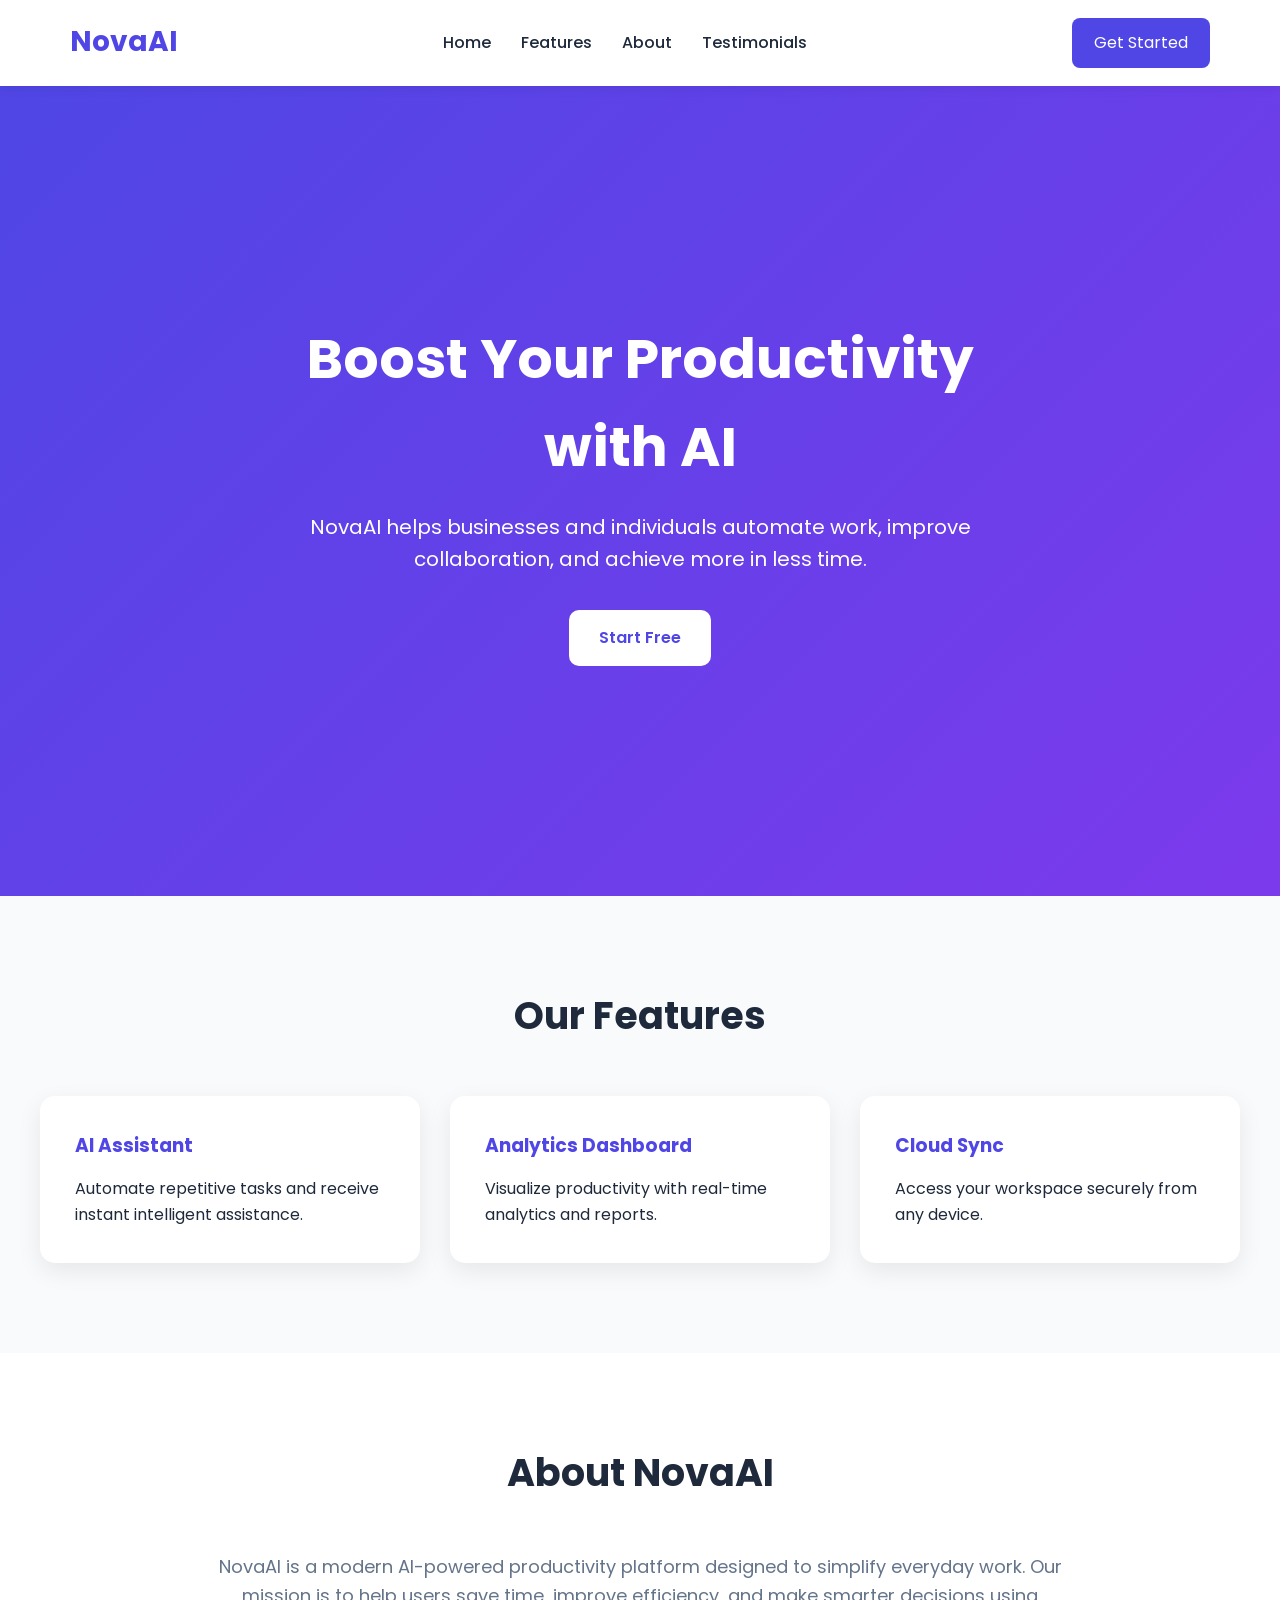
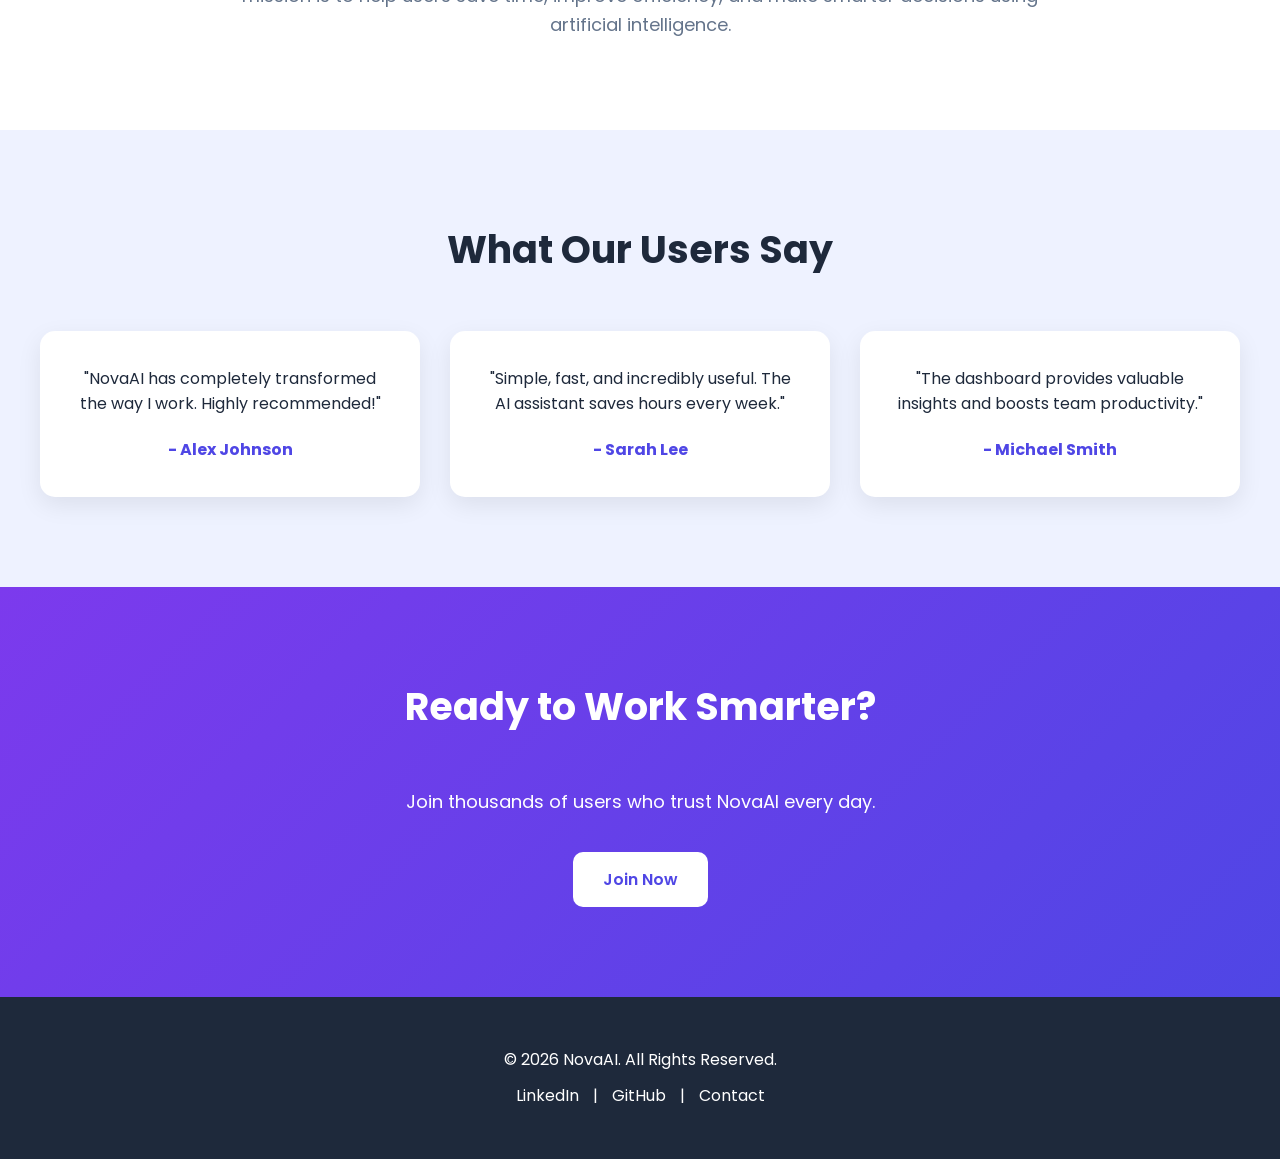
<file: WebDev-L1-LandingPage/index.html>
<!DOCTYPE html>
<html lang="en">
<head>
    <meta charset="UTF-8">
    <meta name="viewport" content="width=device-width, initial-scale=1.0">
    <title>NovaAI - AI Productivity Platform</title>

    <link rel="stylesheet" href="style.css">

    <link href="https://fonts.googleapis.com/css2?family=Poppins:wght@300;400;500;600;700&display=swap" rel="stylesheet">
</head>

<body>

    <!-- Navigation -->
    <header>
        <nav>
            <div class="logo">NovaAI</div>

            <ul class="nav-links">
                <li><a href="#hero">Home</a></li>
                <li><a href="#features">Features</a></li>
                <li><a href="#about">About</a></li>
                <li><a href="#testimonials">Testimonials</a></li>
            </ul>

            <a href="#" class="btn">Get Started</a>
        </nav>
    </header>

    <!-- Hero Section -->
    <section class="hero" id="hero">
        <div class="hero-content">
            <h1>Boost Your Productivity with AI</h1>

            <p>
                NovaAI helps businesses and individuals automate work,
                improve collaboration, and achieve more in less time.
            </p>

            <a href="#" class="hero-btn">Start Free</a>
        </div>
    </section>

    <!-- Features -->
    <section id="features">

        <h2>Our Features</h2>

        <div class="feature-container">

            <div class="card">
                <h3>AI Assistant</h3>
                <p>
                    Automate repetitive tasks and receive instant intelligent assistance.
                </p>
            </div>

            <div class="card">
                <h3>Analytics Dashboard</h3>
                <p>
                    Visualize productivity with real-time analytics and reports.
                </p>
            </div>

            <div class="card">
                <h3>Cloud Sync</h3>
                <p>
                    Access your workspace securely from any device.
                </p>
            </div>

        </div>

    </section>

    <!-- About -->
    <section id="about">

        <h2>About NovaAI</h2>

        <p>
            NovaAI is a modern AI-powered productivity platform designed to
            simplify everyday work. Our mission is to help users save time,
            improve efficiency, and make smarter decisions using artificial
            intelligence.
        </p>

    </section>

    <!-- Testimonials -->
    <section id="testimonials">

        <h2>What Our Users Say</h2>

        <div class="feature-container">

            <div class="card">
                <p>
                    "NovaAI has completely transformed the way I work. Highly recommended!"
                </p>
                <h4>- Alex Johnson</h4>
            </div>

            <div class="card">
                <p>
                    "Simple, fast, and incredibly useful. The AI assistant saves hours every week."
                </p>
                <h4>- Sarah Lee</h4>
            </div>

            <div class="card">
                <p>
                    "The dashboard provides valuable insights and boosts team productivity."
                </p>
                <h4>- Michael Smith</h4>
            </div>

        </div>

    </section>

    <!-- Call To Action -->
    <section class="cta">

        <h2>Ready to Work Smarter?</h2>

        <p>Join thousands of users who trust NovaAI every day.</p>

        <a href="#" class="hero-btn">Join Now</a>

    </section>

    <!-- Footer -->
    <footer>

        <p>&copy; 2026 NovaAI. All Rights Reserved.</p>

        <p>
            <a href="#">LinkedIn</a> |
            <a href="#">GitHub</a> |
            <a href="#">Contact</a>
        </p>

    </footer>

</body>
</html>
</file>
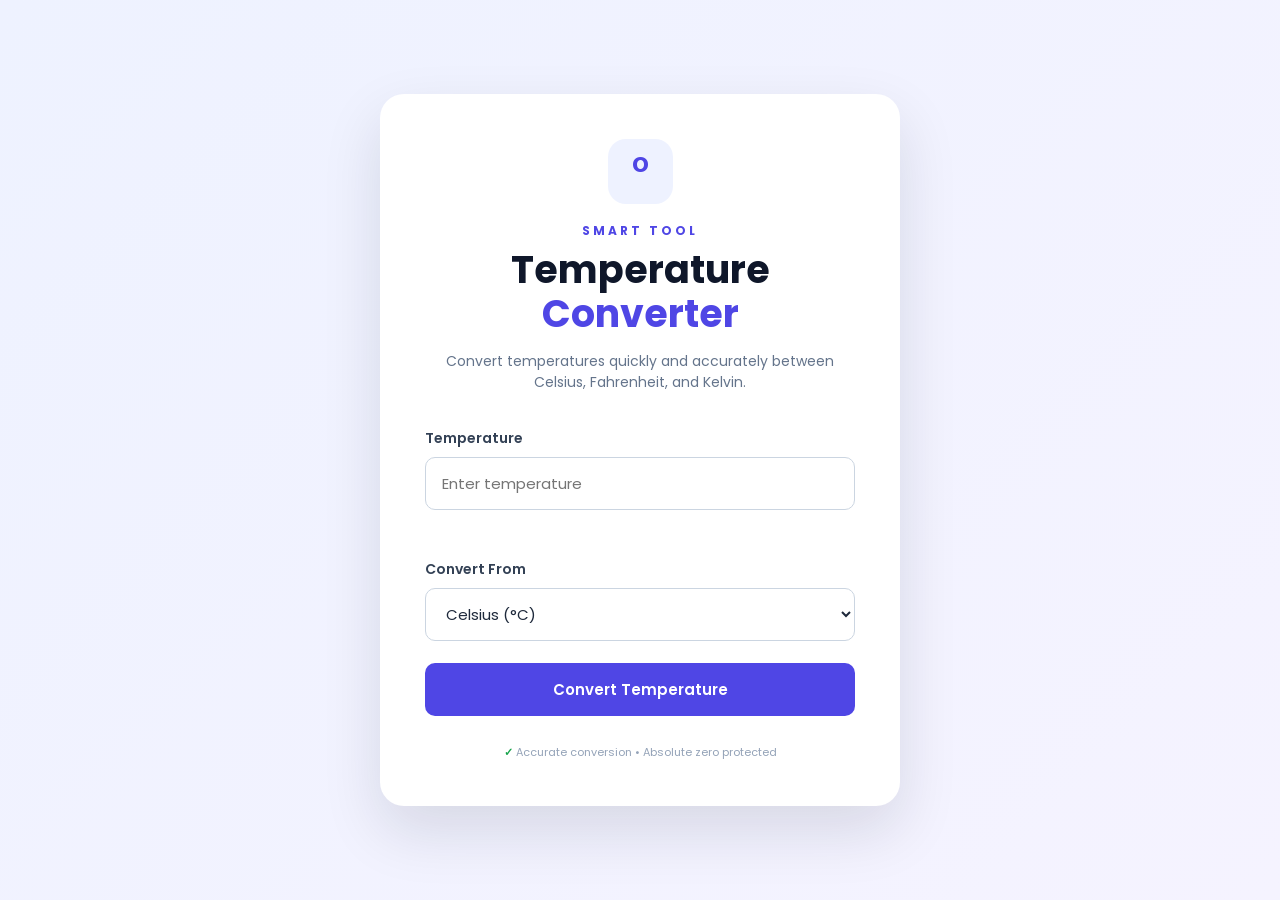
<file: WebDev-L1-TemperatureConverter/index.html>
<!DOCTYPE html>
<html lang="en">
<head>
    <meta charset="UTF-8">
    <meta name="viewport" content="width=device-width, initial-scale=1.0">

    <title>Tempora - Temperature Converter</title>

    <link rel="stylesheet" href="style.css">

    <link
        href="https://fonts.googleapis.com/css2?family=Poppins:wght@300;400;500;600;700&display=swap"
        rel="stylesheet"
    >
</head>

<body>

    <main class="container">

        <div class="converter-card">

            <div class="header">
                <div class="temperature-icon">°</div>

                <p class="label">SMART TOOL</p>

                <h1>Temperature<br><span>Converter</span></h1>

                <p class="subtitle">
                    Convert temperatures quickly and accurately between
                    Celsius, Fahrenheit, and Kelvin.
                </p>
            </div>


            <div class="form-group">

                <label for="temperature">Temperature</label>

                <input
                    type="text"
                    id="temperature"
                    placeholder="Enter temperature"
                    autocomplete="off"
                >

                <p id="error" class="error"></p>

            </div>


            <div class="form-group">

                <label for="unit">Convert From</label>

                <select id="unit">

                    <option value="celsius">Celsius (°C)</option>
                    <option value="fahrenheit">Fahrenheit (°F)</option>
                    <option value="kelvin">Kelvin (K)</option>

                </select>

            </div>


            <button id="convertBtn">
                Convert Temperature
            </button>


            <div id="results" class="results hidden">

                <div class="result-card">
                    <span>Celsius</span>
                    <strong id="celsiusResult">--</strong>
                </div>

                <div class="result-card">
                    <span>Fahrenheit</span>
                    <strong id="fahrenheitResult">--</strong>
                </div>

                <div class="result-card">
                    <span>Kelvin</span>
                    <strong id="kelvinResult">--</strong>
                </div>

            </div>


            <div class="footer-note">
                <span>✓</span>
                Accurate conversion • Absolute zero protected
            </div>

        </div>

    </main>


    <script src="script.js"></script>

</body>
</html>
</file>
<file: WebDev-L1-LandingPage/style.css>
/* Google Font */
*{
    margin:0;
    padding:0;
    box-sizing:border-box;
    scroll-behavior:smooth;
}

body{
    font-family:'Poppins',sans-serif;
    background:#f8fafc;
    color:#1e293b;
    line-height:1.6;
}

/* Navigation */

header{
    position:sticky;
    top:0;
    width:100%;
    background:#ffffff;
    box-shadow:0 2px 10px rgba(0,0,0,.08);
    z-index:1000;
}

nav{
    max-width:1200px;
    margin:auto;
    display:flex;
    justify-content:space-between;
    align-items:center;
    padding:18px 30px;
}

.logo{
    font-size:28px;
    font-weight:700;
    color:#4f46e5;
}

.nav-links{
    list-style:none;
    display:flex;
    gap:30px;
}

.nav-links a{
    text-decoration:none;
    color:#1e293b;
    font-weight:500;
    transition:.3s;
}

.nav-links a:hover{
    color:#4f46e5;
}

.btn{
    text-decoration:none;
    background:#4f46e5;
    color:#fff;
    padding:12px 22px;
    border-radius:8px;
    transition:.3s;
}

.btn:hover{
    background:#3730a3;
}

/* Hero */

.hero{
    min-height:90vh;
    display:flex;
    justify-content:center;
    align-items:center;
    text-align:center;
    padding:60px 20px;
    background:linear-gradient(135deg,#4f46e5,#7c3aed);
    color:white;
}

.hero-content{
    max-width:700px;
}

.hero h1{
    font-size:55px;
    margin-bottom:20px;
}

.hero p{
    font-size:20px;
    margin-bottom:35px;
}

.hero-btn{
    display:inline-block;
    text-decoration:none;
    background:white;
    color:#4f46e5;
    padding:15px 30px;
    border-radius:10px;
    font-weight:600;
    transition:.3s;
}

.hero-btn:hover{
    transform:translateY(-4px);
    box-shadow:0 15px 30px rgba(0,0,0,.2);
}

/* Common Section */

section{
    padding:90px 20px;
}

section h2{
    text-align:center;
    font-size:38px;
    margin-bottom:50px;
}

/* Feature Cards */

.feature-container{
    max-width:1200px;
    margin:auto;
    display:grid;
    grid-template-columns:repeat(auto-fit,minmax(280px,1fr));
    gap:30px;
}

.card{
    background:white;
    padding:35px;
    border-radius:15px;
    box-shadow:0 8px 25px rgba(0,0,0,.08);
    transition:.3s;
}

.card:hover{
    transform:translateY(-10px);
}

.card h3{
    margin-bottom:15px;
    color:#4f46e5;
}
/* About Section */

#about{
    background:#ffffff;
    text-align:center;
}

#about p{
    max-width:850px;
    margin:auto;
    font-size:18px;
    color:#64748b;
}

/* Testimonials */

#testimonials{
    background:#eef2ff;
}

#testimonials .card{
    text-align:center;
}

#testimonials h4{
    margin-top:20px;
    color:#4f46e5;
}

/* Call To Action */

.cta{
    text-align:center;
    background:linear-gradient(135deg,#7c3aed,#4f46e5);
    color:white;
}

.cta p{
    margin:20px 0 35px;
    font-size:18px;
}

/* Footer */

footer{
    background:#1e293b;
    color:white;
    text-align:center;
    padding:40px 20px;
}

footer p{
    margin:10px 0;
}

footer a{
    color:white;
    text-decoration:none;
    margin:0 10px;
}

footer a:hover{
    color:#a5b4fc;
}

/* Responsive */

@media(max-width:768px){

    nav{
        flex-direction:column;
        gap:20px;
    }

    .nav-links{
        flex-direction:column;
        text-align:center;
        gap:15px;
    }

    .hero h1{
        font-size:38px;
    }

    .hero p{
        font-size:17px;
    }

    section h2{
        font-size:30px;
    }

}
</file>
<file: WebDev-L1-TemperatureConverter/style.css>
* {
    margin: 0;
    padding: 0;
    box-sizing: border-box;
}

body {
    font-family: "Poppins", sans-serif;
    min-height: 100vh;
    background: linear-gradient(135deg, #eef2ff, #f5f3ff);
    color: #1e293b;
}

.container {
    min-height: 100vh;
    display: flex;
    justify-content: center;
    align-items: center;
    padding: 30px 20px;
}

.converter-card {
    width: 100%;
    max-width: 520px;
    background: white;
    padding: 45px;
    border-radius: 24px;
    box-shadow: 0 25px 60px rgba(15, 23, 42, 0.12);
}

.header {
    text-align: center;
    margin-bottom: 35px;
}

.temperature-icon {
    width: 65px;
    height: 65px;
    margin: 0 auto 18px;
    display: flex;
    align-items: center;
    justify-content: center;
    background: #eef2ff;
    color: #4f46e5;
    border-radius: 18px;
    font-size: 40px;
    font-weight: 600;
}

.label {
    color: #4f46e5;
    font-size: 12px;
    font-weight: 700;
    letter-spacing: 3px;
    margin-bottom: 8px;
}

h1 {
    font-size: 38px;
    line-height: 1.15;
    color: #0f172a;
}

h1 span {
    color: #4f46e5;
}

.subtitle {
    color: #64748b;
    font-size: 14px;
    margin-top: 15px;
}

.form-group {
    margin-bottom: 22px;
}

label {
    display: block;
    margin-bottom: 8px;
    color: #334155;
    font-size: 14px;
    font-weight: 600;
}

input,
select {
    width: 100%;
    padding: 14px 16px;
    border: 1px solid #cbd5e1;
    border-radius: 10px;
    outline: none;
    font-family: inherit;
    font-size: 15px;
    background: white;
    color: #1e293b;
    transition: 0.3s;
}

input:focus,
select:focus {
    border-color: #4f46e5;
    box-shadow: 0 0 0 3px rgba(79, 70, 229, 0.1);
}

.error {
    color: #dc2626;
    font-size: 13px;
    margin-top: 7px;
    min-height: 20px;
}

#convertBtn {
    width: 100%;
    padding: 15px;
    border: none;
    border-radius: 10px;
    background: #4f46e5;
    color: white;
    font-family: inherit;
    font-size: 15px;
    font-weight: 600;
    cursor: pointer;
    transition: 0.3s;
}

#convertBtn:hover {
    background: #3730a3;
    transform: translateY(-2px);
}

.results {
    margin-top: 30px;
    display: grid;
    gap: 12px;
}

.hidden {
    display: none;
}

.result-card {
    display: flex;
    justify-content: space-between;
    align-items: center;
    padding: 17px 20px;
    background: #f8fafc;
    border: 1px solid #e2e8f0;
    border-radius: 10px;
}

.result-card span {
    color: #64748b;
    font-size: 14px;
}

.result-card strong {
    color: #4f46e5;
    font-size: 18px;
}

.footer-note {
    text-align: center;
    margin-top: 28px;
    color: #94a3b8;
    font-size: 11px;
}

.footer-note span {
    color: #16a34a;
    font-weight: 700;
}

@media (max-width: 600px) {

    .converter-card {
        padding: 30px 22px;
    }

    h1 {
        font-size: 32px;
    }

    .container {
        padding: 20px 15px;
    }
}
</file>
